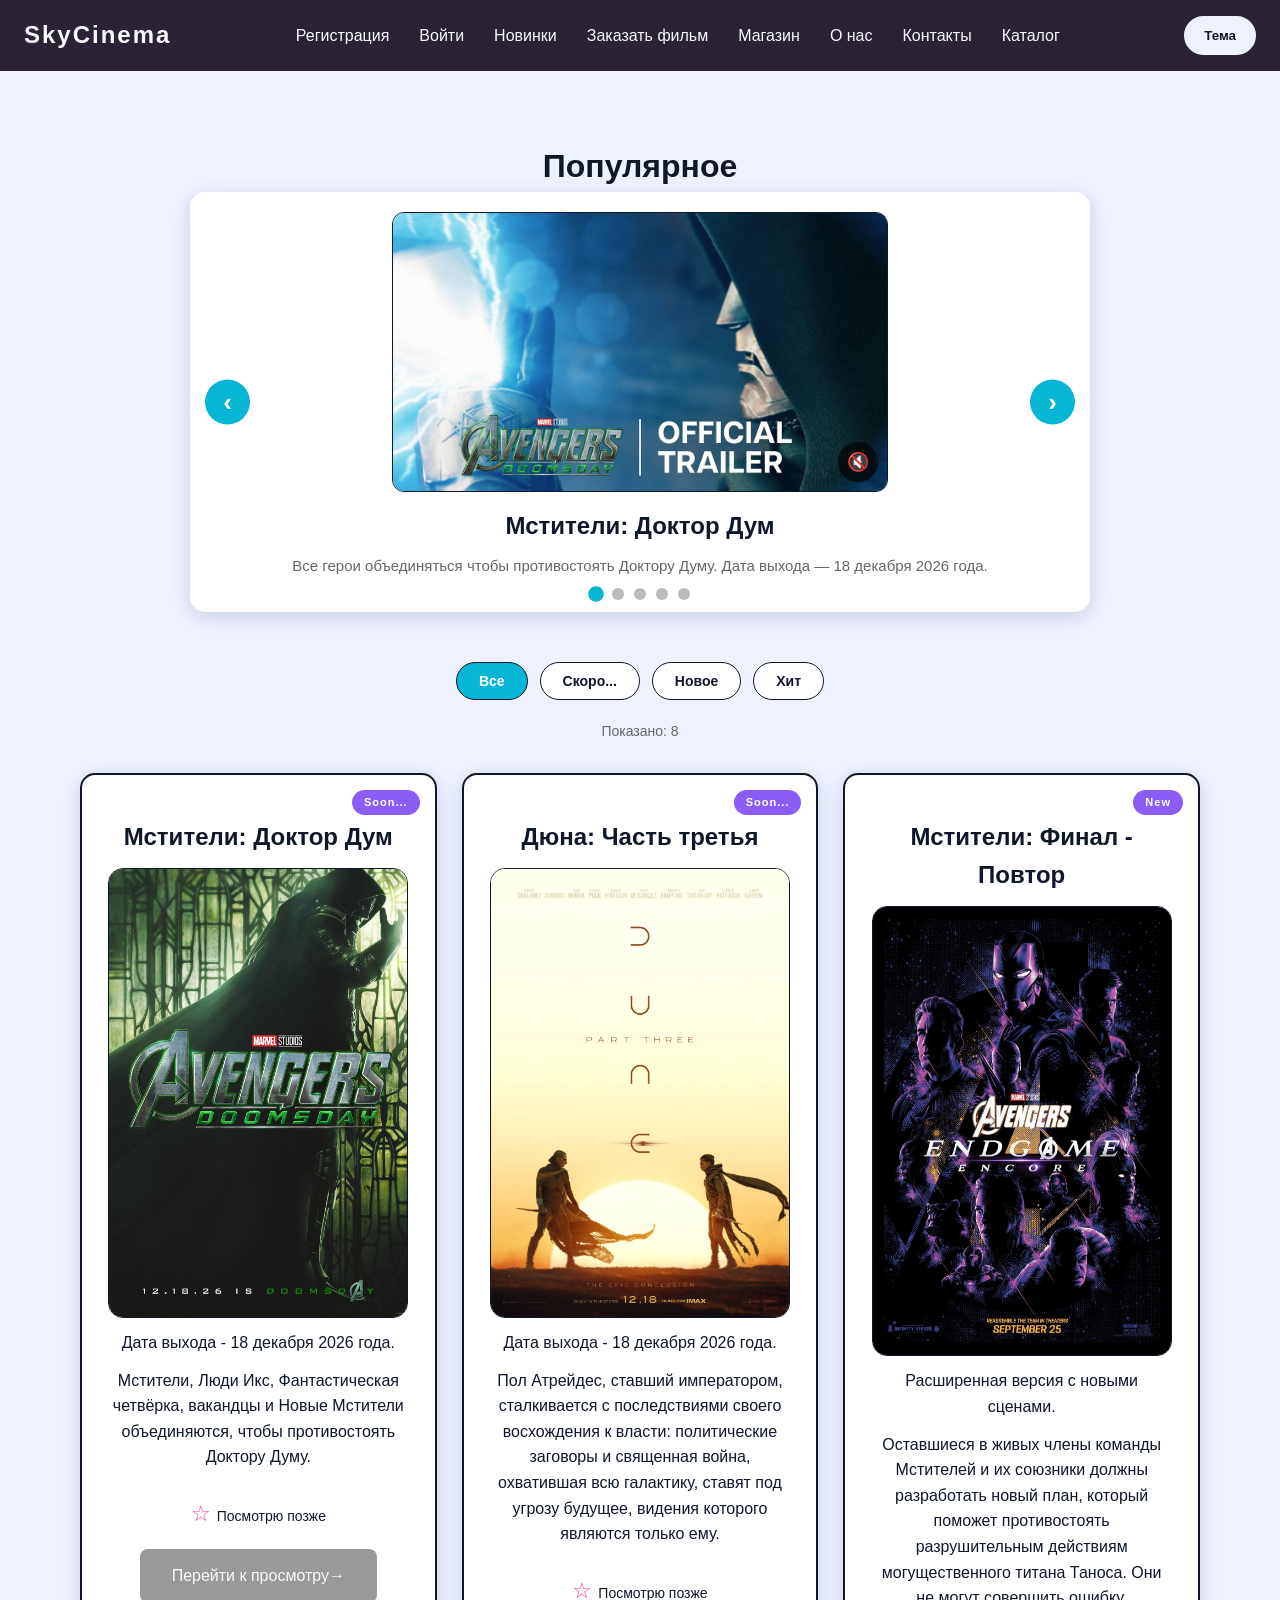
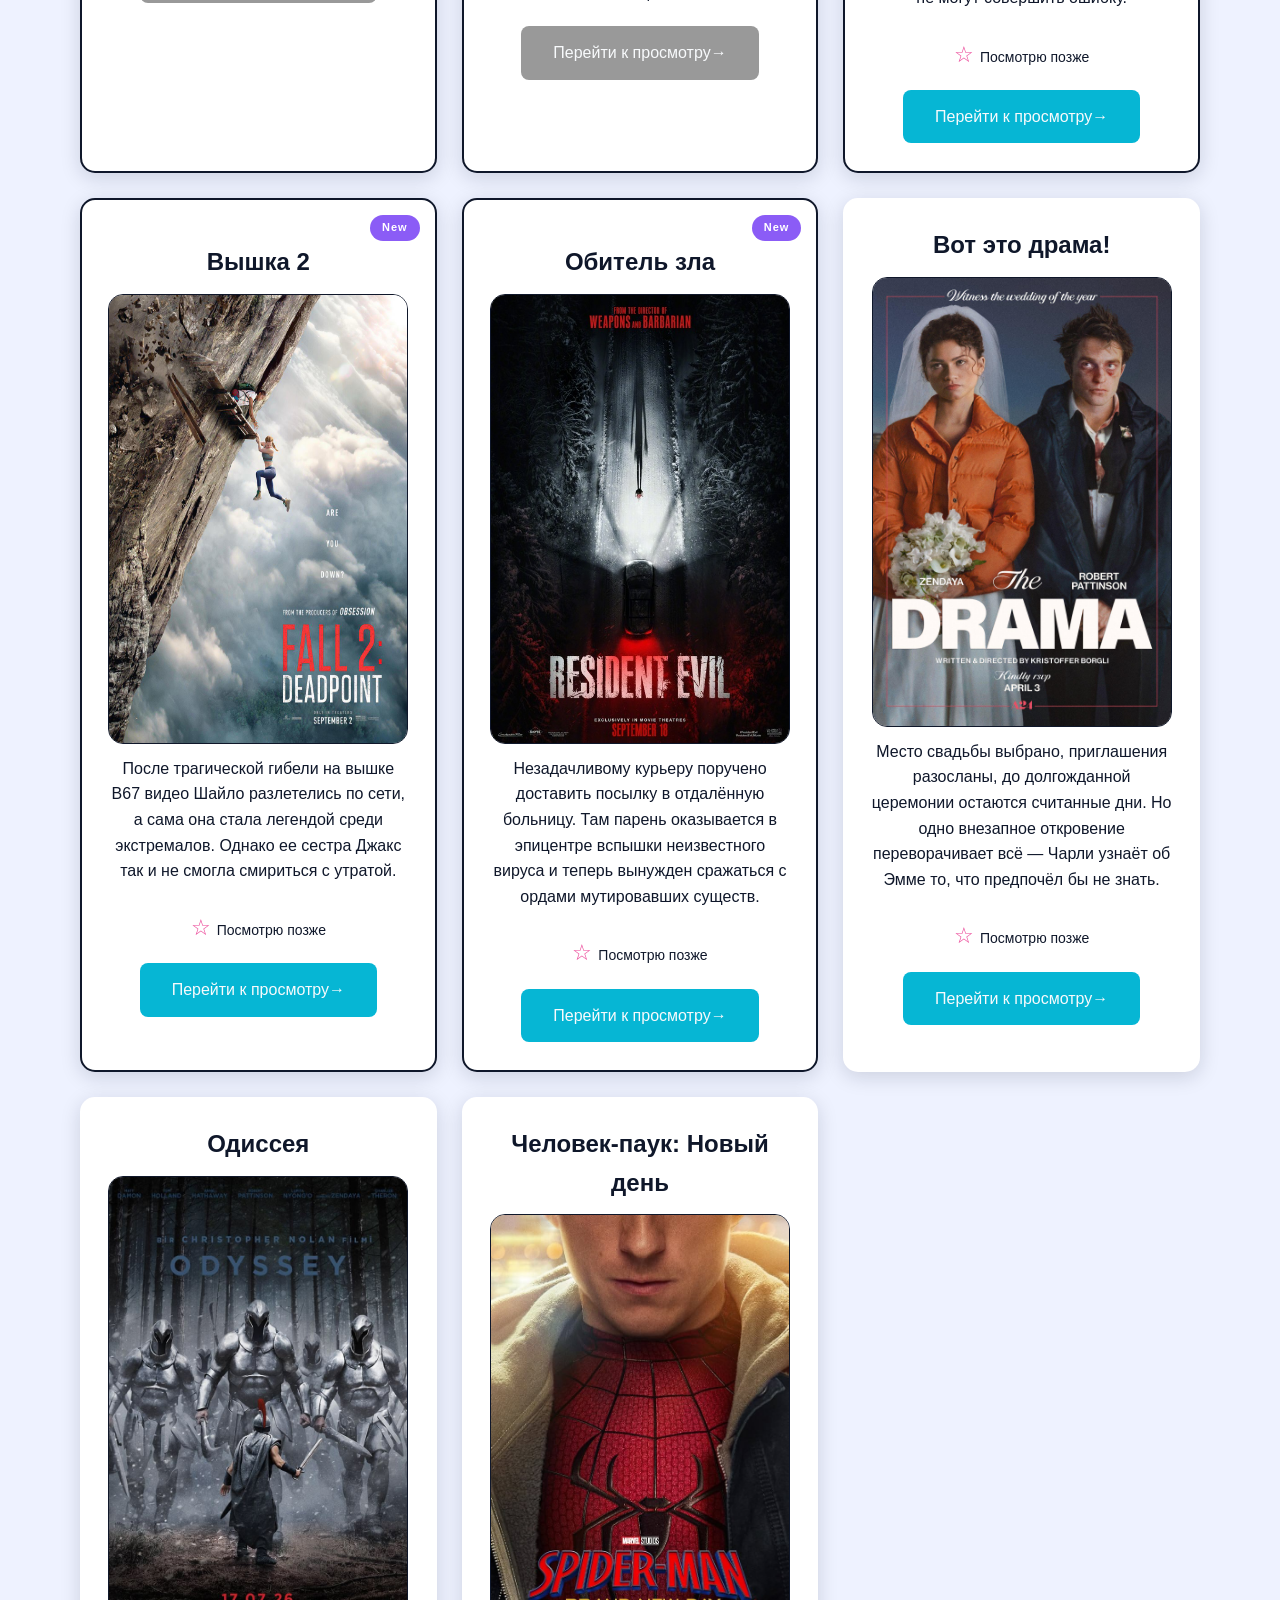
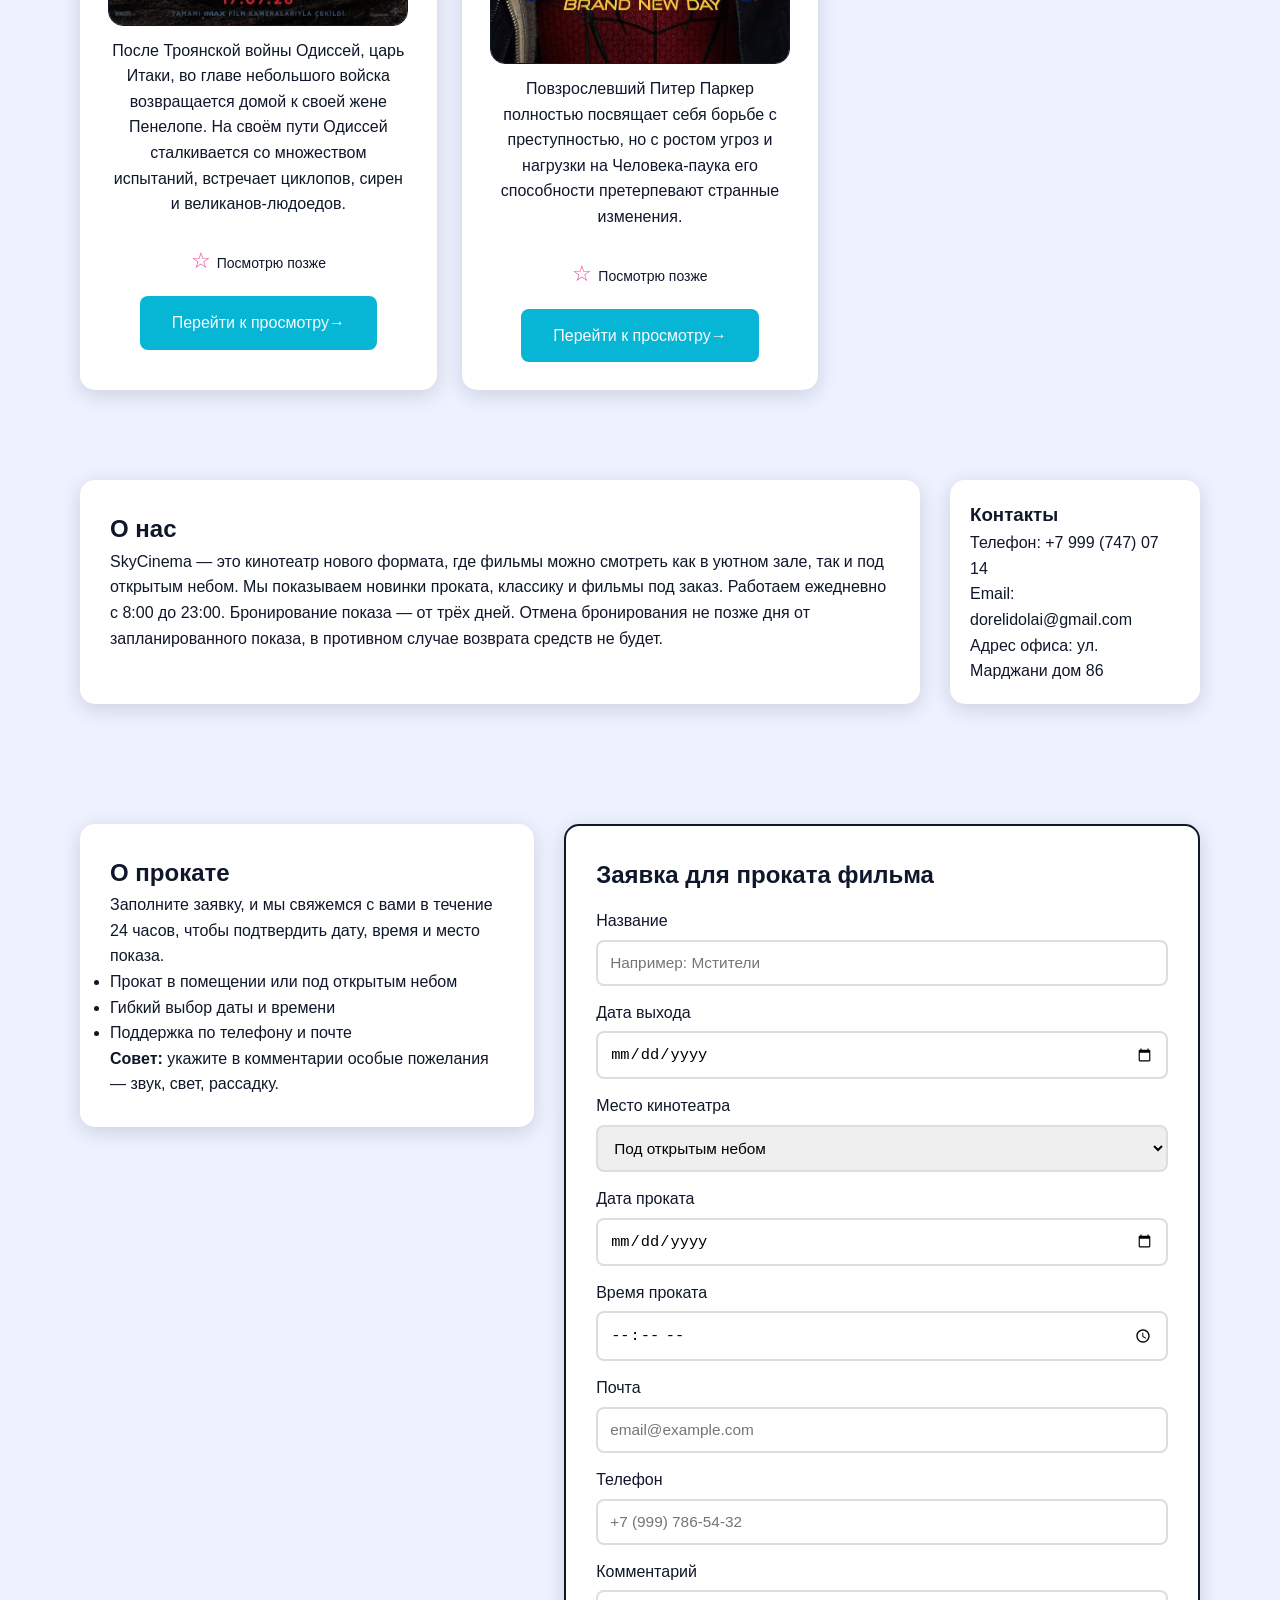
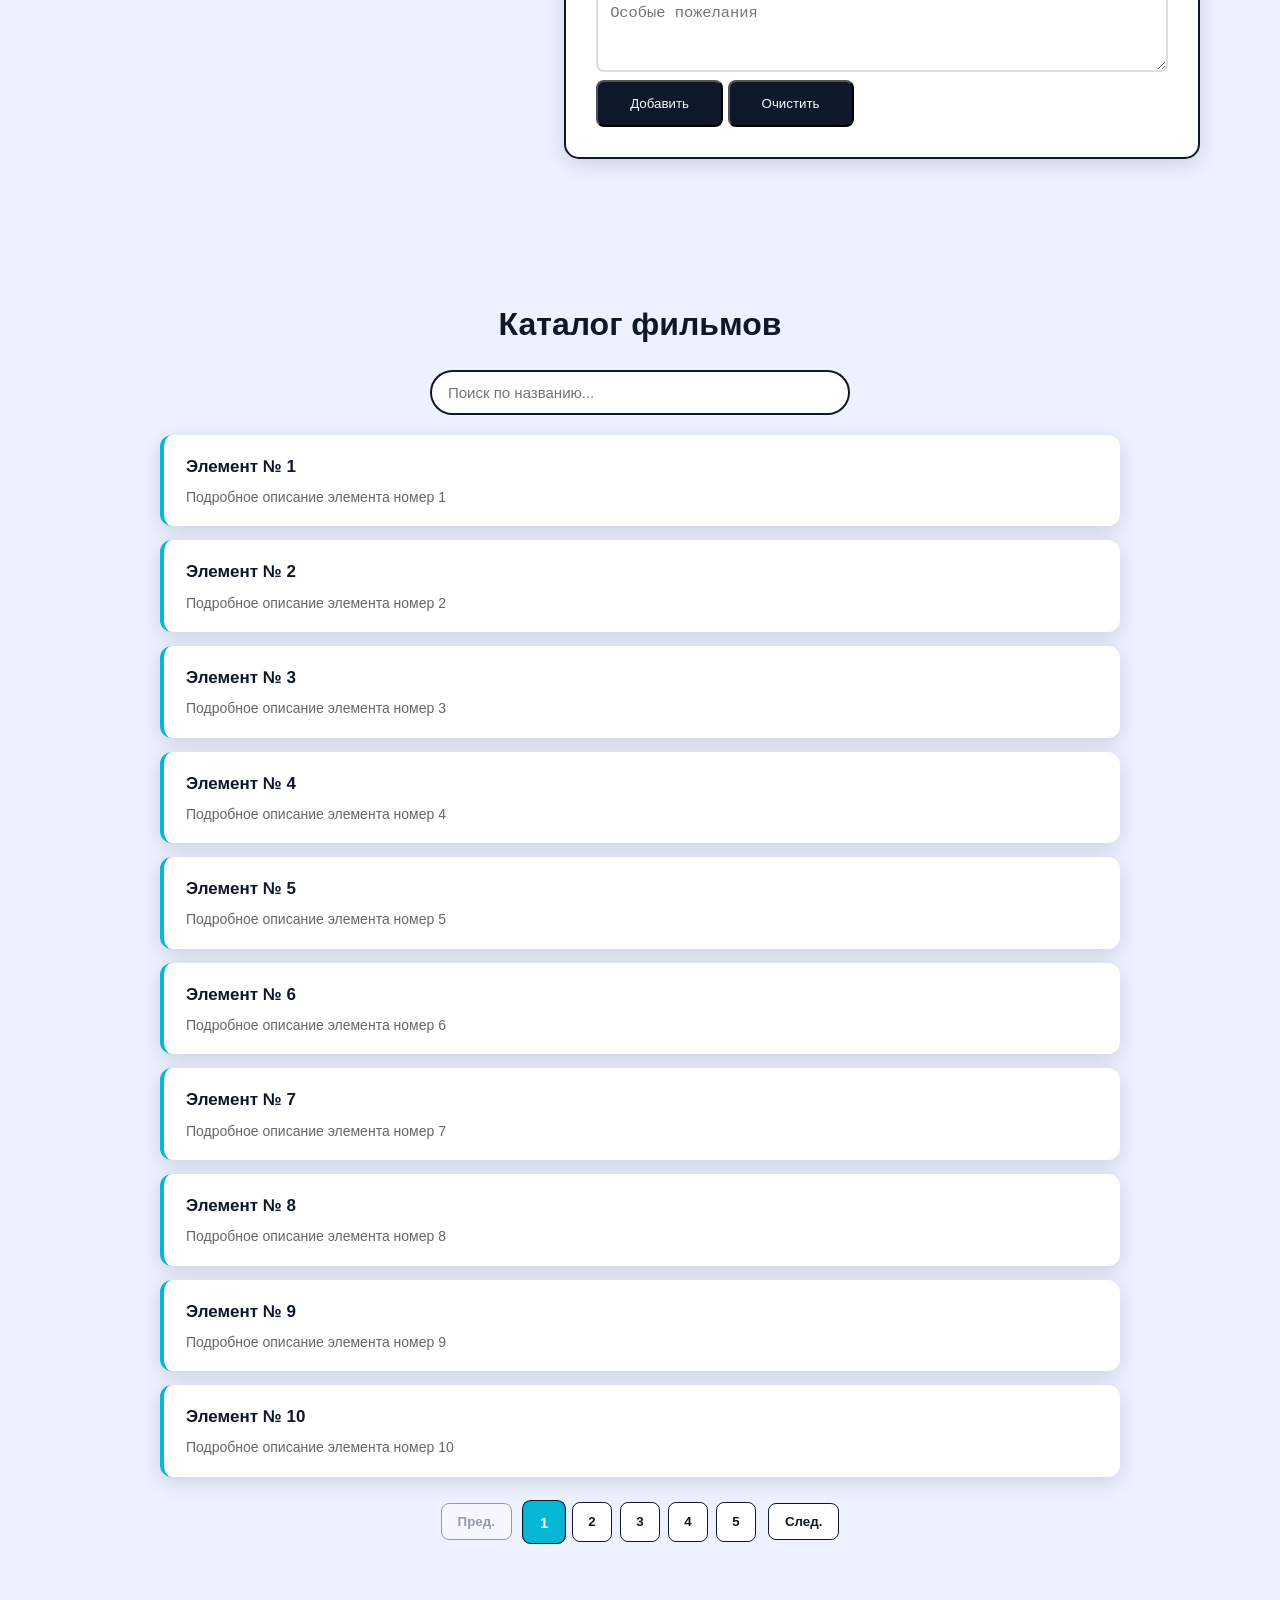
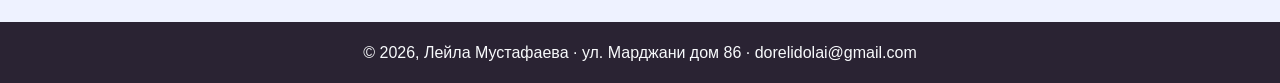
<file: index.html>
<!DOCTYPE html>
<html lang="ru">
<head>
    <meta charset="UTF-8">
    <meta name="viewport" content="width=device-width, initial-scale=1.0">
    <title>SkyCinema - кинотеатр</title>
    <link rel="stylesheet" href="styles.css">
    <link rel="icon" type="image/png" href="favicon.png">
</head>
<body>

    <header class="nav"> 
        <a href="#" class="logo">SkyCinema</a> 

        <div class="overlay" id="overlay"></div>

        <nav class="mobile-nav" id="mobileNav">
        <a href="register.html">Регистрация</a>
        <a href="login.html">Войти</a>
        <a href="#new">Новинки</a> 
        <a href="#add">Заказать фильм</a> 
        <a href="shop.html">Магазин</a>
        <a href="#layout">О нас</a> 
        <a href="#cont">Контакты</a>
        <a href="#catalog">Каталог</a>
        </nav>

        <nav class="menu"> 
        <a href="register.html">Регистрация</a>
        <a href="login.html">Войти</a>
        <a href="#new">Новинки</a> 
        <a href="#add">Заказать фильм</a> 
        <a href="shop.html">Магазин</a>
        <a href="#layout">О нас</a>  
        <a href="#layout">Контакты</a>
        <a href="#catalog">Каталог</a>
        </nav> 
        <button class="burger" id="burgerBtn" aria-label="Открыть меню">
            <span></span>
            <span></span>
            <span></span>
        </button>
        <button class="theme-toggle" id="themeBtn" aria-label="Переключить тему">Тема</button>
    </header> 

   <main>

    <section class="slider-section" id="slider">
    <h1 class="page-title">Популярное</h1>
    <div class="slider" id="sliderEl">
        <div class="slider__track" id="sliderTrack"></div>
        <button class="slider__btn slider__prev" id="sliderPrev" aria-label="Предыдущий слайд">‹</button>
        <button class="slider__btn slider__next" id="sliderNext" aria-label="Следующий слайд">›</button>
        <div class="slider__dots" id="sliderDots"></div>
    </div>
    </section>

    <div class="filters">
        <button class="filter-btn active" data-filter="all">Все</button>
        <button class="filter-btn" data-filter="soon">Скоро...</button>
        <button class="filter-btn" data-filter="new">Новое</button>
        <button class="filter-btn" data-filter="popular">Хит</button>
    </div>

    <p class="filter-count">Показано: <span id="filterCount">0</span></p>

    <section class="new" id="new">
        <article class="movie" data-category="soon">
            <span class="badge">Soon...</span>
            <h2 class="name">Мстители: Доктор Дум</h2>
            <img src="doom.png" alt="Мстители: Доктор Дум" width="300" height="450">
            <p>Дата выхода - 18 декабря 2026 года.</p>
            <p>Мстители, Люди Икс, Фантастическая четвёрка, вакандцы и Новые Мстители объединяются, чтобы противостоять Доктору Думу.</p>
            <label class="fav">
                <input type="checkbox">
                <span>Посмотрю позже</span>
            </label>
            <a href="#" class="btnc">Перейти к просмотру</a>
        </article>

        <article class="movie" data-category="soon">
            <span class="badge">Soon...</span>
            <h2 class="name">Дюна: Часть третья</h2>
            <img src="dune.png" alt="Дюна: Часть третья" width="300" height="450">
            <p>Дата выхода - 18 декабря 2026 года.</p>
            <p>Пол Атрейдес, ставший императором, сталкивается с последствиями своего восхождения к власти: политические заговоры и священная война, охватившая всю галактику, ставят под угрозу будущее, видения которого являются только ему.</p>
            <label class="fav">
                <input type="checkbox">
                <span>Посмотрю позже</span>
            </label>
            <a href="#" class="btnc">Перейти к просмотру</a>
        </article>

        <article class="movie" data-category="new">
            <span class="badge">New</span>
            <h2 class="name">Мстители: Финал - Повтор</h2>
            <img src="encore.png" alt="Мстители: Финал - Повтор" width="300" height="450">
            <p>Расширенная версия с новыми сценами.</p>
            <p>Оставшиеся в живых члены команды Мстителей и их союзники должны разработать новый план, который поможет противостоять разрушительным действиям могущественного титана Таноса. Они не могут совершить ошибку.</p>
            <label class="fav">
                <input type="checkbox">
                <span>Посмотрю позже</span>
            </label>
            <a href="#" class="btn">Перейти к просмотру</a>
        </article>

        <article class="movie" data-category="new">
            <span class="badge">New</span>
            <h2 class="name">Вышка 2</h2>
             <img src="fall2.png" alt="Вышка 2" width="300" height="450">
            <p>После трагической гибели на вышке B67 видео Шайло разлетелись по сети, а сама она стала легендой среди экстремалов. Однако ее сестра Джакс так и не смогла смириться с утратой.</p>
            <label class="fav">
                <input type="checkbox">
                <span>Посмотрю позже</span>
            </label>
            <a href="#" class="btn">Перейти к просмотру</a>
        </article>

        <article class="movie" data-category="new">
            <span class="badge">New</span>
            <h2 class="name">Обитель зла</h2>
             <img src="re.png" alt="Обитель зла" width="300" height="450">
            <p>Незадачливому курьеру поручено доставить посылку в отдалённую больницу. Там парень оказывается в эпицентре вспышки неизвестного вируса и теперь вынужден сражаться с ордами мутировавших существ.</p>
            <label class="fav">
                <input type="checkbox">
                <span>Посмотрю позже</span>
            </label>
            <a href="#" class="btn">Перейти к просмотру</a>
        </article>

        <article class="movie" data-category="popular">
            <h2 class="name">Вот это драма!</h2>
             <img src="thedrama.png" alt="Вот это драма!" width="300" height="450">
            <p>Место свадьбы выбрано, приглашения разосланы, до долгожданной церемонии остаются считанные дни. Но одно внезапное откровение переворачивает всё — Чарли узнаёт об Эмме то, что предпочёл бы не знать.</p>
            <label class="fav">
                <input type="checkbox">
                <span>Посмотрю позже</span>
            </label>
            <a href="#" class="btn">Перейти к просмотру</a>
        </article>

        <article class="movie" data-category="popular">
            <h2 class="name">Одиссея</h2>
             <img src="odyssey.png" alt="Одиссея" width="300" height="450">
            <p>После Троянской войны Одиссей, царь Итаки, во главе небольшого войска возвращается домой к своей жене Пенелопе. На своём пути Одиссей сталкивается со множеством испытаний, встречает циклопов, сирен и великанов-людоедов.</p>
            <label class="fav">
                <input type="checkbox">
                <span>Посмотрю позже</span>
            </label>
            <a href="#" class="btn">Перейти к просмотру</a>
        </article>

        <article class="movie" data-category="popular">
            <h2 class="name">Человек-паук: Новый день</h2>
             <img src="smbnd.png" alt="Человек-паук: Новый день" width="300" height="450">
            <p class="bio">Повзрослевший Питер Паркер полностью посвящает себя борьбе с преступностью, но с ростом угроз и нагрузки на Человека-паука его способности претерпевают странные изменения.</p>
            <label class="fav">
                <input type="checkbox">
                <span>Посмотрю позже</span>
            </label>
            <a href="#" class="btn">Перейти к просмотру</a>
        </article>
    </section>

    <section class="layout" id="layout">
    <div class="content">
        <h2>О нас</h2>
        <p>SkyCinema — это кинотеатр нового формата, где фильмы можно смотреть как в уютном зале, так и под открытым небом. Мы показываем новинки проката, классику и фильмы под заказ. Работаем ежедневно с 8:00 до 23:00. Бронирование показа — от трёх дней. Отмена бронирования не позже дня от запланированного показа, в противном случае возврата средств не будет.</p>
    </div>
    <aside class="sidebar">
        <h3>Контакты</h3>
        <p>Телефон: +7 999 (747) 07 14</p>
        <p>Email: dorelidolai@gmail.com</p>
        <p>Адрес офиса: ул. Марджани дом 86</p>
    </aside>
    </section>

    <section class="order-layout" id="add">
    <aside class="order-info">
        <h2>О прокате</h2>
        <p>Заполните заявку, и мы свяжемся с вами в течение 24 часов, чтобы подтвердить дату, время и место показа.</p>
        <ul>
            <li>Прокат в помещении или под открытым небом</li>
            <li>Гибкий выбор даты и времени</li>
            <li>Поддержка по телефону и почте</li>
        </ul>
            <strong>Совет:</strong> укажите в комментарии особые пожелания — звук, свет, рассадку.
    </aside>

    <div class="order-form-wrap">
        <h2>Заявка для проката фильма</h2>
        <form action="#" method="get">
            <label for="title">Название</label>
            <input type="text" id="title" name="title" placeholder="Например: Мстители" required>

            <label for="releasedate">Дата выхода</label>
            <input type="date" id="releasedate" name="releasedate" required>

            <label for="cinema">Место кинотеатра</label>
            <select id="cinema" name="cinema">
                <option value="opensky">Под открытым небом</option>
                <option value="closet">В помещении</option>
            </select>

            <label for="rundate">Дата проката</label>
            <input type="date" id="rundate" name="rundate" required>

            <label for="time">Время проката</label>
            <input type="time" id="time" name="time" required>

            <label for="email">Почта</label>
            <input type="email" id="email" name="email" placeholder="email@example.com" required>

            <label for="tel">Телефон</label>
            <input type="tel" id="tel" name="tel" placeholder="+7 (999) 786-54-32" required>

            <label for="comm">Комментарий</label>
            <textarea id="comm" name="comm" rows="3" cols="40" placeholder="Особые пожелания"></textarea>

            <div class="form-actions">
                <button type="submit" class="btn1">Добавить</button>
                <button type="reset" class="btn1">Очистить</button>
            </div>
        </form>
    </div>
    </section>

    <section class="catalog-section" id="catalog">
    <h1 class="page-title">Каталог фильмов</h1>

    <div class="pagination-search">
        <input type="text" id="searchInput" placeholder="Поиск по названию..." class="search-input">
    </div>
    <div class="pagination-list" id="paginationList"></div>
    <div class="pagination-controls">
        <button class="page-nav-btn" id="prevPageBtn">Пред.</button>
        <div class="page-numbers" id="pageNumbers"></div>
        <button class="page-nav-btn" id="nextPageBtn">След.</button>
    </div>
    </section>  

  </main>
    <footer>
        <p>&copy; 2026, Лейла Мустафаева · ул. Марджани дом 86 · <a href="mailto:dorelidolai@gmail.com">dorelidolai@gmail.com</a></p>
    </footer>
<button class="scroll-top" id="scrollTopBtn" aria-label="Наверх">↑</button>

<script src="script.js"></script>
</body>
</html>
</file>
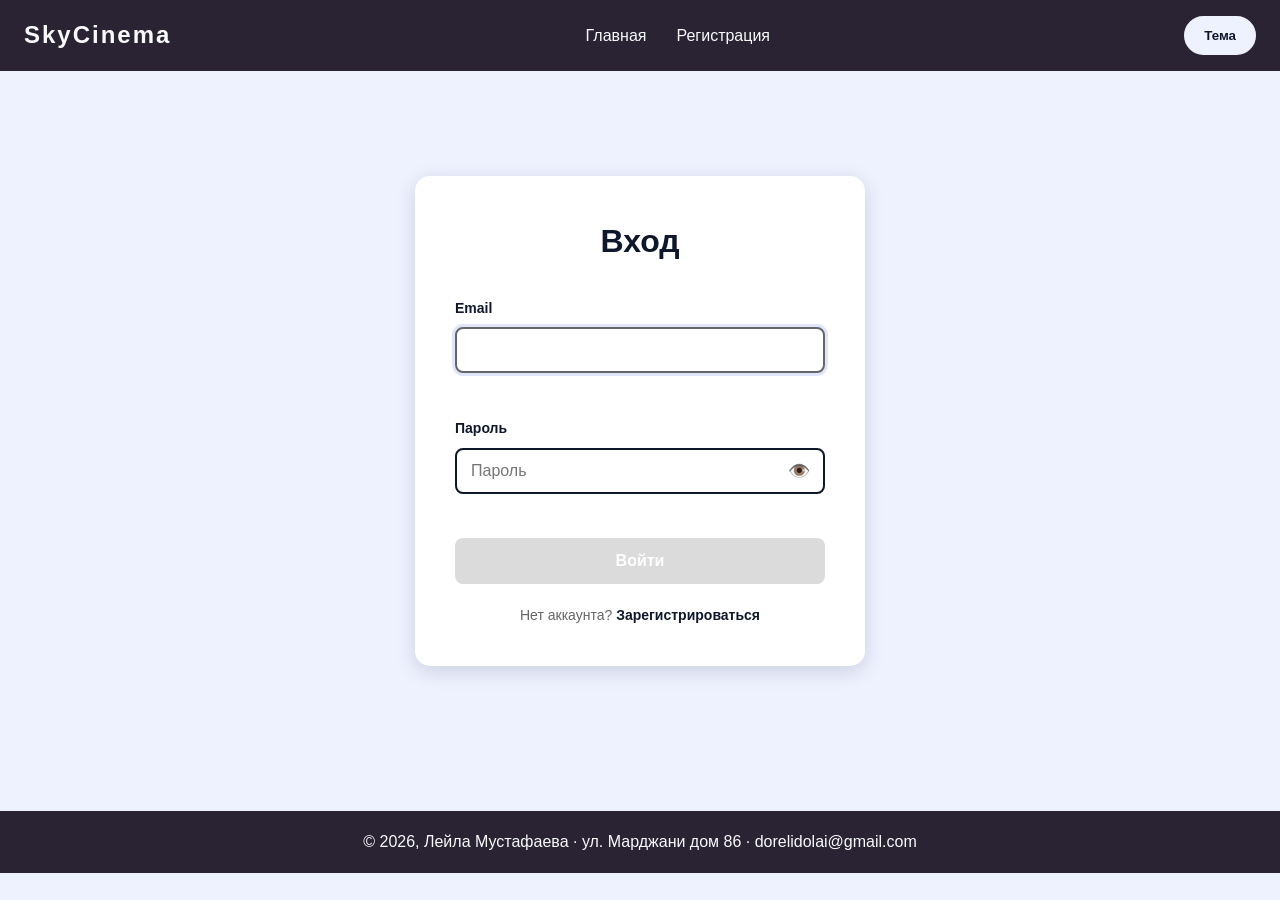
<file: login.html>
<!DOCTYPE html>
<html lang="ru">
<head>
    <meta charset="UTF-8">
    <meta name="viewport" content="width=device-width, initial-scale=1.0">
    <title>Вход</title>
    <link rel="stylesheet" href="styles.css">
    <link rel="stylesheet" href="register.css">
    <link rel="icon" type="image/png" href="favicon.png">
</head>
<body>

    <header class="nav"> 
        <a href="#" class="logo">SkyCinema</a> 

        <div class="overlay" id="overlay"></div>

        <nav class="mobile-nav" id="mobileNav">
        <a href="index.html">Главная</a>
        <a href="register.html">Регистрация</a>
        </nav>

        <nav class="menu"> 
        <a href="index.html">Главная</a>
        <a href="register.html">Регистрация</a>
        </nav> 
        <button class="burger" id="burgerBtn" aria-label="Открыть меню">
            <span></span>
            <span></span>
            <span></span>
        </button>
        <button class="theme-toggle" id="themeBtn" aria-label="Переключить тему">Тема</button>
    </header>
    
    <main class="register-main">
        <form class="register-form" id="loginForm" novalidate>
            <h1>Вход</h1>

            <div class="form-group">
                <label for="email">Email</label>
                <input type="email" id="email" autocomplete="email" autofocus>
                <small class="error" id="emailError"></small>
            </div>

            <div class="form-group">
            <label for="password">Пароль</label>
            <div class="password-wrapper">
                <input type="password" id="password" placeholder="Пароль">
                <button type="button" class="toggle-password" id="togglePassword">👁️</button>
            </div>
            <small class="error" id="passwordError"></small>
            </div>

            <button type="submit" class="submit-btn" id="submitBtn" disabled>
                <span class="btn-text">Войти</span>
                <span class="btn-spinner"></span>
            </button>

            <p class="form-footer">
                Нет аккаунта? <a href="register.html">Зарегистрироваться</a>
            </p>
        </form>
    </main>

    <div class="modal-overlay" id="successModal">
    <div class="modal">
        <div class="modal-icon">✅</div>
        <h2>Вход успешен!</h2>
        <p>С возвращением.</p>
        <button class="modal-btn" id="modalClose">Продолжить</button>
    </div>
    </div>
    
    <footer id="cont">
        <p>&copy; 2026, Лейла Мустафаева · ул. Марджани дом 86 · <a href="mailto:dorelidolai@gmail.com">dorelidolai@gmail.com</a></p>
    </footer>
    
    <script src="login.js"></script>
</body>
</html>
</file>
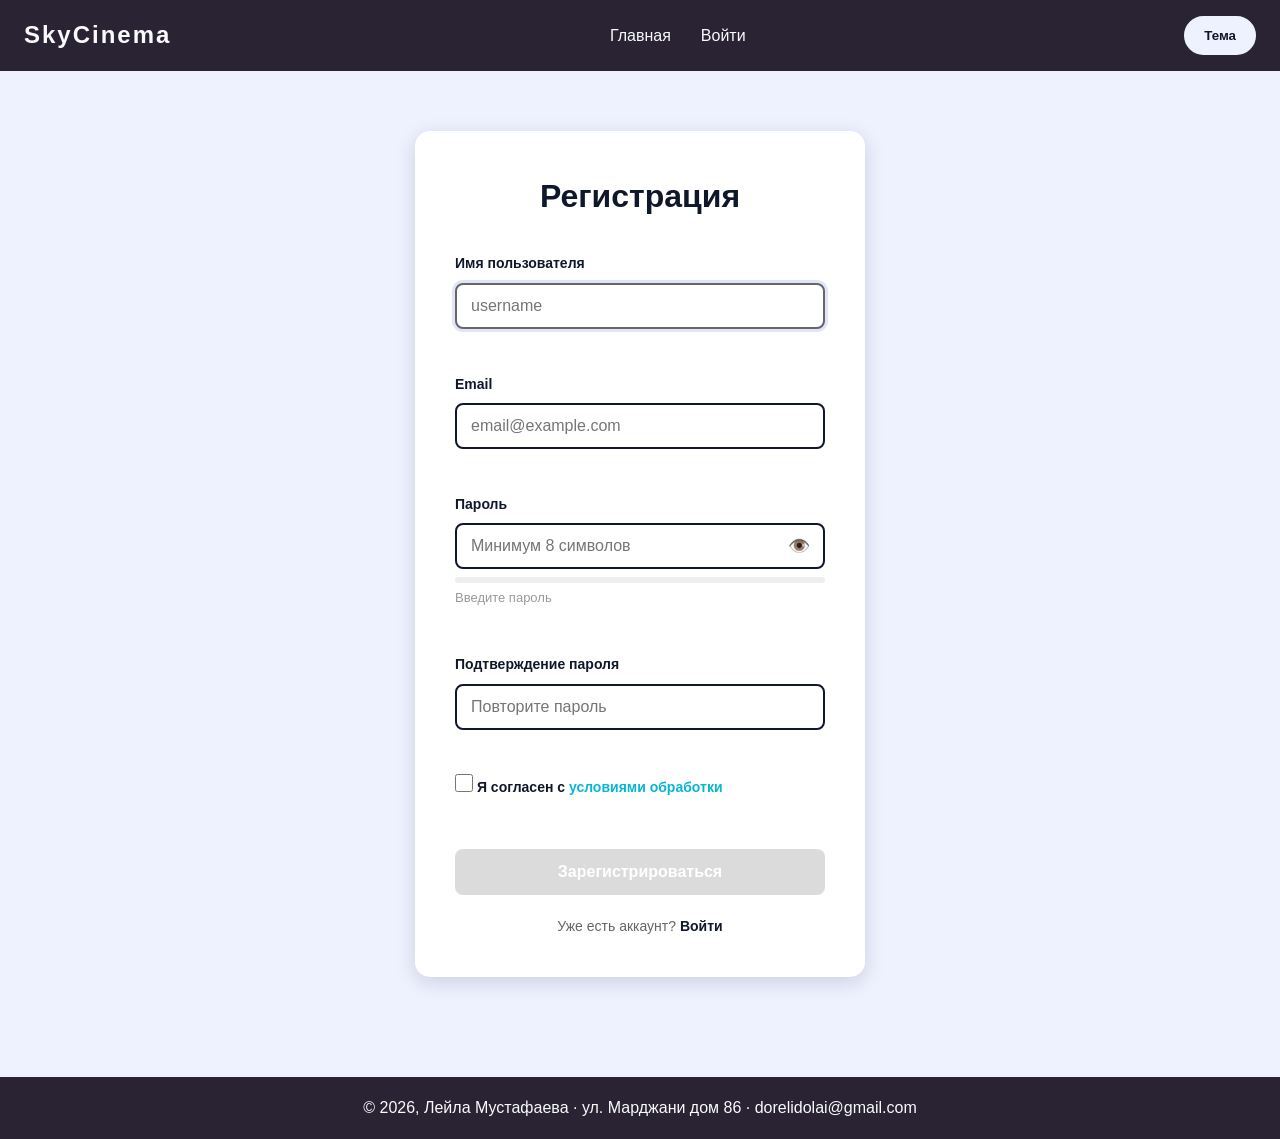
<file: register.html>
<!DOCTYPE html>
<html lang="ru">
<head>
    <meta charset="UTF-8">
    <meta name="viewport" content="width=device-width, initial-scale=1.0">
    <title>Регистрация</title>
    <link rel="stylesheet" href="styles.css">
    <link rel="stylesheet" href="register.css">
    <link rel="icon" type="image/png" href="favicon.png">
</head>
<body>

    <header class="nav"> 
        <a href="#" class="logo">SkyCinema</a> 

        <div class="overlay" id="overlay"></div>

        <nav class="mobile-nav" id="mobileNav">
        <a href="index.html">Главная</a>
        <a href="login.html">Войти</a>
        </nav>

        <nav class="menu"> 
        <a href="index.html">Главная</a>
        <a href="login.html">Войти</a>
        </nav> 
        <button class="burger" id="burgerBtn" aria-label="Открыть меню">
            <span></span>
            <span></span>
            <span></span>
        </button>
        <button class="theme-toggle" id="themeBtn" aria-label="Переключить тему">Тема</button>
    </header>

    <main class="register-main">
    <form class="register-form" id="registerForm" novalidate>
        <h1>Регистрация</h1>

        <div class="form-group">
            <label for="username">Имя пользователя</label>
            <input type="text" id="username" autofocus placeholder="username" autocomplete="username">
            <small class="error" id="usernameError"></small>
        </div>

        <div class="form-group">
            <label for="email">Email</label>
            <input type="email" id="email" placeholder="email@example.com" autocomplete="email">
            <small class="error" id="emailError"></small>
        </div>

        <div class="form-group">
            <label for="password">Пароль</label>
            <div class="password-wrapper">
                <input type="password" id="password" placeholder="Минимум 8 символов">
                <button type="button" class="toggle-password" id="togglePassword">👁️</button>
            </div>
            <div class="strength-bar">
                <div class="strength-fill" id="strengthFill"></div>
            </div>  
            <p class="strength-text" id="strengthText">Введите пароль</p>
            <small class="error" id="passwordError"></small>
        </div>

        <div class="form-group">
            <label for="confirm">Подтверждение пароля</label>
            <input type="password" id="confirm" placeholder="Повторите пароль" autocomplete="new-password">
            <small class="error" id="confirmError"></small>
        </div>

        <div class="form-group checkbox-group">
            <label class="checkbox-label">
            <input type="checkbox" id="terms">
            <span>Я согласен с <a href="#">условиями обработки</a></span>
            </label>
            <small class="error" id="termsError"></small>
        </div>

        <button type="submit" class="submit-btn" id="submitBtn" disabled>
           <span class="btn-text">Зарегистрироваться</span>
           <span class="btn-spinner"></span>
        </button>

        <p class="form-footer">
            Уже есть аккаунт? <a href="login.html">Войти</a>
        </p>
    </form>
    </main>

    
    <footer id="cont">
        <p>&copy; 2026, Лейла Мустафаева · ул. Марджани дом 86 · <a href="mailto:dorelidolai@gmail.com">dorelidolai@gmail.com</a></p>
    </footer>
    
    <div class="modal-overlay" id="successModal">
    <div class="modal">
        <div class="modal-icon">✅</div>
        <h2>Регистрация успешна!</h2>
        <p>Добро пожаловать на наш сайт.</p>
        <button class="modal-btn" id="modalClose">Продолжить</button>
    </div>
    </div>

    <script src="register.js"></script>
</body>
</html>
</file>
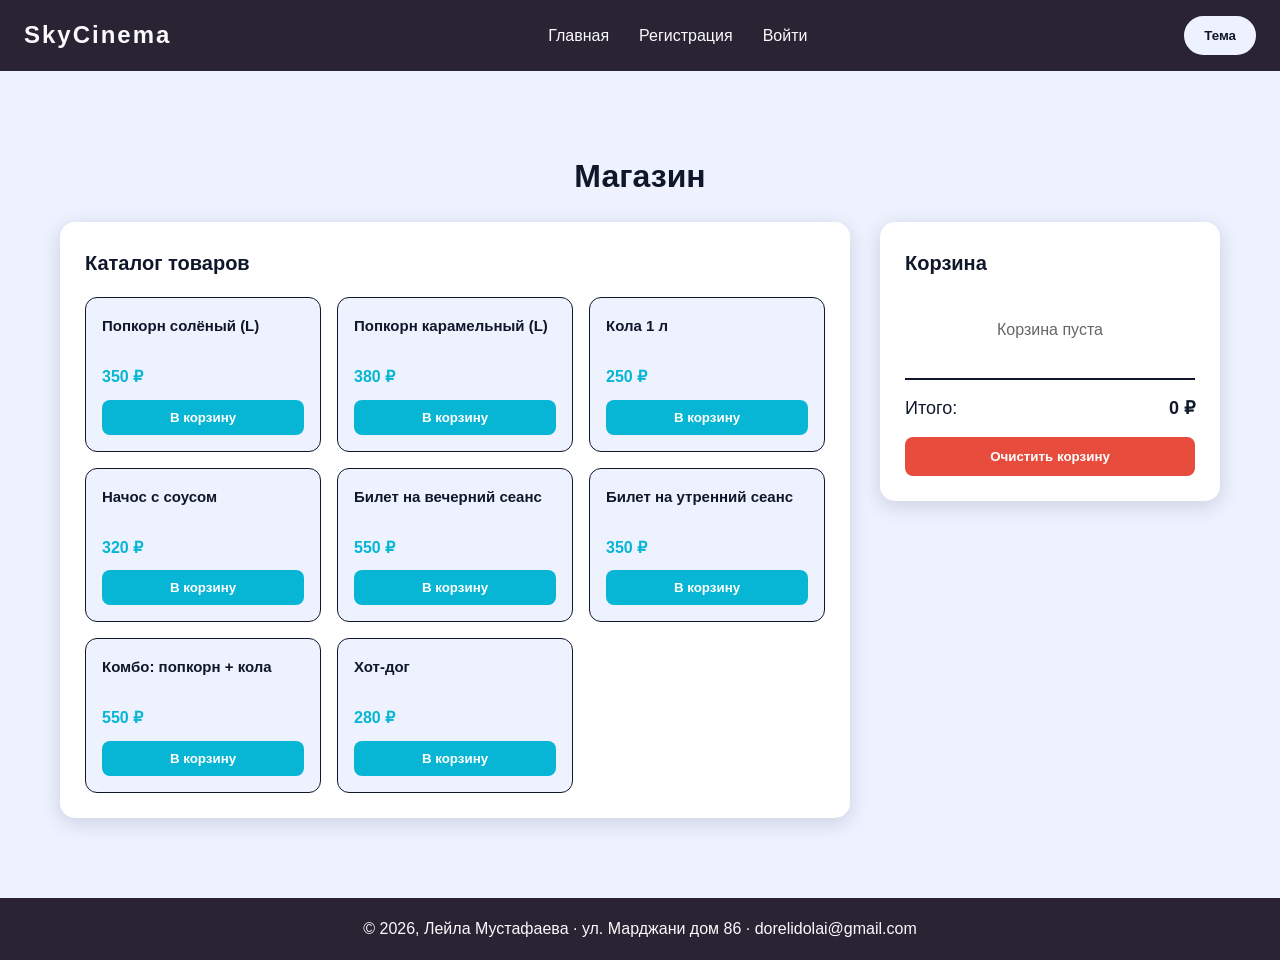
<file: shop.html>
<!DOCTYPE html>
<html lang="ru">
<head>
    <meta charset="UTF-8">
    <meta name="viewport" content="width=device-width, initial-scale=1.0">
    <title>SkyCinema - кинотеатр</title>
    <link rel="stylesheet" href="styles.css">
    <link rel="icon" type="image/png" href="favicon.png">
</head>
<body>

    <header class="nav"> 
        <a href="#" class="logo">SkyCinema</a> 

        <div class="overlay" id="overlay"></div>

        <nav class="mobile-nav" id="mobileNav">
        <a href="index.html">Главная</a>
        <a href="register.html">Регистрация</a>
        <a href="login.html">Войти</a>
        </nav>

        <nav class="menu"> 
        <a href="index.html">Главная</a>
        <a href="register.html">Регистрация</a>
        <a href="login.html">Войти</a>
        </nav> 
        <button class="burger" id="burgerBtn" aria-label="Открыть меню">
            <span></span>
            <span></span>
            <span></span>
        </button>
        <button class="theme-toggle" id="themeBtn" aria-label="Переключить тему">Тема</button>
    </header> 

   <main>

    <section class="shop-section" id="shop">
    <h1 class="page-title">Магазин</h1>
    <div class="shop-layout">
        <div class="shop-catalog">
            <h2>Каталог товаров</h2>
            <div class="products-grid" id="productsGrid"></div>
        </div>
        <aside class="cart-panel">
            <h2>Корзина</h2>
            <div id="cartItems" class="cart-items">
                <p class="cart-empty">Корзина пуста</p>
            </div>
            <div class="cart-total">Итого: <strong id="cartTotal">0 ₽</strong></div>
            <button class="clear-cart-btn" id="clearCartBtn">Очистить корзину</button>
        </aside>
    </div>
    </section>

  </main>
    <footer id="cont">
        <p>&copy; 2026, Лейла Мустафаева · ул. Марджани дом 86 · <a href="mailto:dorelidolai@gmail.com">dorelidolai@gmail.com</a></p>
    </footer>

<script src="shop.js"></script>
</body>
</html>
</file>
<file: styles.css>
* {
    margin: 0;
    padding: 0;
    
    box-sizing: border-box;
}

:root {
    --primary: #eef2ff;
    --card-bg: #ffffff;
    --text: #0f172a;
    --text-dark: #f8fafc;
    --border: #0f172a;
    --btn-bg: #06b6d4;
    --accent: #ec4899;
    --text-muted: #666;
    --shadow: 0 5px 20px #0f172a26;

    --transition: 0.3s ease;

    --radius-sm: 8px;
}

body.dark {
    --primary: #020617;
    --card-bg: #0f172a;
    --text: #e2e8f0;
    --text-dark: #f8fafc;
    --border: #8b5cf6;
    --text-muted: #a0aec0;
    --shadow: 0 5px 20px #00000066;
}

html {
    scroll-behavior: smooth;
}

header.nav { 
    position: sticky; 
    top: 0; 
    z-index: 100; 
    display: flex; 
    justify-content: space-between; 
    align-items: center; 
    padding: 16px 24px; 
    background-color: #2a2333;
}

.overlay {
    position: fixed;
    top: 0;
    left: 0;
    width: 100%;
    height: 100%;
    background: #00000080;
    opacity: 0;
    visibility: hidden;
    transition: opacity 0.3s, visibility 0.3s;
    z-index: 999;
}

.overlay.active {
    opacity: 1;
    visibility: visible;
}

.mobile-nav {
    position: fixed;
    top: 0;
    right: -100%;
    width: 80%;
    max-width: 320px;
    height: 100vh;
    background: var(--card-bg, #ffffff);
    display: flex;
    flex-direction: column;
    justify-content: center;
    align-items: center;
    gap: 30px;
    padding: 40px;
    box-shadow: -10px 0 30px rgba(0, 0, 0, 0.1);
    transition: right 0.4s ease;
    z-index: 1000;
}

.mobile-nav.open {
    right: 0;
}

.mobile-nav a {
    font-size: 20px;
    font-weight: 600;
    color: var(--text, #333);
    text-decoration: none;
    transition: color 0.3s, transform 0.3s;
}

.mobile-nav a:hover {
    color: var(--btn-bg, #667eea);
    transform: translateX(5px);
}

.burger {
    display: none;
    flex-direction: column;
    justify-content: space-between;
    width: 30px;
    height: 24px;
    background: none;
    border: none;
    cursor: pointer;
    padding: 0;
    z-index: 1001;
}

.burger span {
    display: block;
    width: 100%;
    height: 3px;
    background: var(--btn-bg, #333);
    border-radius: 3px;
    transition: transform 0.3s, opacity 0.3s;
}

.burger.active span:nth-child(1) {
    transform: translateY(10px) rotate(45deg);
}

.burger.active span:nth-child(2) {
    opacity: 0;
}

.burger.active span:nth-child(3) {
    transform: translateY(-10px) rotate(-45deg);
}

.menu {
    display: flex;
    gap: 30px;
    align-items: center;
}

.menu a {
    color: var(--text-dark);
    transition: color 0.3s;
}

.menu a:hover {
    color: var(--btn-bg);
}

.logo { 
    font-weight: bold; 
    font-size: clamp(16px, 2vw, 24px); 
    text-decoration: none; 
    letter-spacing: 2px; 
    color: var(--text-dark);
} 

.theme-checkbox {
    display: none;
}

.theme-toggle {
    padding: 10px 18px;
    background-color: var(--primary);
    color: var(--text);
    border: 2px solid var(--primary);
    border-radius: 50px;
    cursor: pointer;
    font-weight: bold;
    display: inline-block;
    user-select: none;
}

.theme-toggle:hover {
    background: #3a333a;
    color: var(--primary);
}

.theme-toggle:active {
    transform: scale(0.95);
}


body {
    font-family: 'Franklin Gothic Medium', 'Arial Narrow', Arial, sans-serif;
    color: var(--text);
    line-height: 1.6;
    background-color: var(--primary);
    transition: background var(--transition), color var(--transition);
}

.page-title {
    position: relative;
    text-align: center;
    margin: 40px auto 0;
    font-size: clamp(1.5rem, 4vw, 2rem);
}

.new {
    display: grid;
    grid-template-columns: repeat(auto-fit, minmax(280px, 1fr));
    gap: 25px;
    padding: 30px 40px;
    max-width: 1200px;
    margin: 0 auto;
}

.movie {
    position: relative;
    display: flex;
    flex-direction: column;
    align-items: center;
    text-align: center;
    gap: 12px;
    padding: clamp(16px, 3vw, 28px) clamp(16px, 3vw, 28px);
    background: var(--card-bg);
    border-radius: 15px;
    box-shadow: var(--shadow);
    overflow: hidden;
    color: var(--text);
    opacity: 0;
    animation: fadeUp 0.6s ease forwards;
}

.movie:hover {
    box-shadow: 0 15px 40px #00000033;
}

.movie::before {
    content: "";
    position: absolute;
    top: 0;
    left: -100%;
    width: 100%;
    height: 100%;
    background: linear-gradient(
        90deg,
        transparent,
       #06b6d438,
        transparent
    );
    transition: left 0.6s;
    pointer-events: none;
}

.movie:hover::before {
    left: 100%;
}

.movie:has(.badge) .name {
    margin-top: 15px;
}

.movie:has(.badge) {
    border: 2px solid var(--border);
}

@keyframes fadeUp {
    from {
        opacity: 0;
        transform: translateY(30px);
    }
    to {
        opacity: 1;
        transform: translateY(0);
    }
}
.movie:nth-child(1) { animation-delay: 0.1s; }
.movie:nth-child(2) { animation-delay: 0.2s; }
.movie:nth-child(3) { animation-delay: 0.3s; }
.movie:nth-child(4) { animation-delay: 0.4s; }
.movie:nth-child(5) { animation-delay: 0.5s; }
.movie:nth-child(6) { animation-delay: 0.6s; }

img {
    border-radius: 15px;
    border: 1.5px solid var(--border);
    transition: transform 0.3s ease, box-shadow 0.3s ease;
}

img:hover{
    transform: translateY(-8px) scale(1.02);
}

.badge {
    position: absolute;
    top: 15px;
    right: 15px;
    padding: 4px 12px;
    background: #8b5cf6;
    color: #fff;
    font-size: clamp(8px, 1.2vw, 11px);
    font-weight: 700;
    border-radius: 20px;
    letter-spacing: 1px;
}
.movie:has(.badge):hover .badge {
    box-shadow: 0 5px 15px #3d296c;
}

.filters {
    display: flex;
    justify-content: center;
    flex-wrap: wrap;
    gap: 12px;
    margin-top: 20px;
    margin-bottom: 20px;
    padding: 0 20px;
}

.filter-btn {
    padding: 10px 22px;
    background: var(--card-bg);
    color: var(--text);
    border: 1px solid var(--text);
    border-radius: 50px;
    font-size: 14px;
    font-weight: 600;
    cursor: pointer;
    transition: background 0.3s, color 0.3s, transform 0.2s;
    font-family: inherit;
}

.filter-btn:hover {
    background: var(--accent);
    color: var(--text);
    transform: translateY(-2px);
}

.filter-btn.active {
    background: var(--btn-bg);
    color: white;
}

.movie.hidden {
    display: none;
}

.filter-count {
    text-align: center;
    color: var(--text-muted);
    font-size: 14px;
}


.btn {
    padding: clamp(10px, 2vw, 14px) clamp(20px, 4vw, 32px);
    background: var(--btn-bg);
    border-radius: var(--radius-sm);
    color: var(--text-dark);
    cursor: pointer;
    transition: background 0.3s, transform 0.2s;
}
.btn:hover {
    background: var(--accent); 
    color: #1a1622;
    transform: translateY(-2px);
}
.btn:active {
    transform: translateY(0) scale(0.95);
    background: var(--btn-bg);
}.btn::after {
    content: " →";
    display: inline-block;
    transition: transform var(--transition);
}
.btn:hover::after {
    transform: translateX(5px);
}
.btnc {
    padding: clamp(10px, 2vw, 14px) clamp(20px, 4vw, 32px);
    background: #999;
    border-radius: var(--radius-sm);
    color: var(--text-dark);
    cursor: not-allowed;
    transition: background 0.3s, transform 0.2s;
}
.btnc:hover {
    transform: translateY(-2px);
}
.btnc::after {
    content: " →";
    display: inline-block;
    transition: transform var(--transition);
}
.btnc:hover::after {
    transform: translateX(5px);
}

.fav {
    display: flex;
    align-items: center;
    gap: 8px;
    cursor: pointer;
    font-size: 14px;
}

.fav input {
    display: none;
}

.fav span::before {
    content: "☆";
    font-size: 22px;
    color: var(--accent);
    margin-right: 6px;
    display: inline-block;
    transition: transform var(--transition);
}

.fav input:checked + span::before {
    content: "★";
    transform: scale(1.2);
}


.btn1 {
    padding: clamp(10px, 2vw, 14px) clamp(20px, 4vw, 32px);
    background: var(--border);
    border-radius: var(--radius-sm);
    color: var(--text-dark);
    cursor: pointer;
    transition: background 0.3s, transform 0.2s;
}
.btn1:hover {
    background: #333;
    transform: translateY(-2px);
}

.btn1:active {
    transform: translateY(0) scale(0.95);
    background: #887b8e;
}

.layout {
    display: grid;
    grid-template-columns: 1fr 250px;
    gap: 30px;
    padding: 60px 40px;
    max-width: 1200px;
    margin: 0 auto;
}

.content {
    background: var(--card-bg);
    padding: 30px;
    border-radius: 15px;
    box-shadow: var(--shadow);
    color: var(--text);
    opacity: 0;
    animation: fadeUp 0.6s ease forwards;
    animation-delay: 0.6s;
}

.sidebar {
    background: var(--card-bg);
    padding: 20px;
    border-radius: 15px;
    box-shadow: var(--shadow);
    color: var(--text);
    opacity: 0;
    animation: fadeUp 0.6s ease forwards;
    animation-delay: 0.5s;
}

.order-layout {
    display: grid;
    grid-template-columns: 1fr 1.4fr;
    gap: 30px;
    padding: 60px 40px;
    max-width: 1200px;
    margin: 0 auto;
    align-items: start;
}

.order-info {
    background: var(--card-bg);
    padding: 30px;
    border-radius: 15px;
    box-shadow: var(--shadow);
    color: var(--text);
    opacity: 0;
    animation: fadeUp 0.6s ease forwards;
    animation-delay: 0.2s;
}

.order-form-wrap {
    border: 2px solid var(--border);
    background: var(--card-bg);
    padding: 30px;
    border-radius: 15px;
    box-shadow: var(--shadow);
    color: var(--text);
    opacity: 0;
    animation: fadeUp 0.6s ease forwards;
    animation-delay: 0.3s;
}

label {
    display: block;
    margin-top: 14px;
    margin-bottom: 6px;
}

select, input, textarea {
    padding: 12px;
    border: 2px solid #ddd;
    border-radius: 8px;
    font-size: clamp(12px, 1.2vw, 16px);
    width: 100%;
    transition: border-color 0.3s, box-shadow 0.3s;
}

select:focus, input:focus, textarea:focus {
    outline: none;
    border-color: #906da8;
    box-shadow: var(--shadow);
}

.scroll-top {
    position: fixed;
    bottom: 30px;
    right: 30px;
    width: 55px;
    height: 55px;
    background: var(--card-bg);
    color: var(--text);
    border: none;
    border-radius: 50%;
    display: flex;
    justify-content: center;
    align-items: center;
    font-size: clamp(16px, 2vw, 24px);
    cursor: pointer;
    z-index: 999;
    opacity: 0;
    visibility: hidden;
    font-family: inherit;
    transition: opacity 0.3s, visibility 0.3s, transform 0.3s, background 0.3s;
}

.scroll-top.visible {
    opacity: 1;
    visibility: visible;
}

.scroll-top:hover {
    filter: brightness(0.9);
    transform: translateY(-5px) scale(1.05);
    box-shadow: 0 6px 20px var(--btn-bg);
}

.scroll-top:active {
    transform: scale(0.95);
}

footer {
    display: flex;
    justify-content: center;
    align-items: center; 
    background-color: #2a2333;
    color: #f8fafc;
    padding: 18px; 
    margin-top: 40px;
}

a {
    text-decoration: none;
    color: var(--text-dark);
}

/* слайдер*/
.slider-section {
    padding: 30px 20px;
    max-width: 1200px;
    margin: 0 auto;
}

.slider {
    position: relative;
    max-width: 900px;
    margin: 0 auto;
    border-radius: 15px;
    overflow: hidden;
    box-shadow: var(--shadow);
    background: var(--card-bg);
    user-select: none;
}

.slider__track {
    position: relative;
    height: 420px;
}

.slider__slide {
    position: absolute;
    inset: 0;
    opacity: 0;
    visibility: hidden;
    transition: opacity 0.5s ease, visibility 0.5s ease;
    display: flex;
    flex-direction: column;
    align-items: center;
    padding: 20px;
    box-sizing: border-box;
}

.slider__slide.active {
    opacity: 1;
    visibility: visible;
}

.slider__media {
    position: relative;
    display: inline-block;
    max-width: 100%;
    height: 280px;
}

.slider__poster, .slider__video {
    height: 280px;
    width: auto;
    max-width: 100%;
    object-fit: contain;
    border-radius: 12px;
    border: 1.5px solid var(--border);
    display: block;
}

.slider__video {
    position: absolute;
    inset: 0;
    margin: auto;
    opacity: 0;
    visibility: hidden;
    transition: opacity 0.3s ease, visibility 0.3s ease;
    background: #000;
}

.slider__slide:hover .slider__video {
    opacity: 1;
    visibility: visible;
}

.slider__sound {
    position: absolute;
    bottom: 10px;
    right: 10px;
    width: 40px;
    height: 40px;
    border: none;
    border-radius: 50%;
    background: rgba(0, 0, 0, 0.65);
    color: #fff;
    font-size: 18px;
    cursor: pointer;
    display: flex;
    align-items: center;
    justify-content: center;
    z-index: 3;
    transition: background 0.2s, transform 0.2s;
}

.slider__sound:hover {
    background: var(--accent);
    transform: scale(1.08);
}

.slider__img {
    height: 280px;
    width: auto;
    max-width: 100%;
    object-fit: contain;
    border-radius: 12px;
    border: 1.5px solid var(--border);
    display: block;
}

.slider__caption {
    text-align: center;
    margin-top: 15px;
    padding: 0 20px;
}

.slider__caption h2 {
    color: var(--text);
    margin-bottom: 8px;
    font-size: clamp(18px, 2.5vw, 24px);
}

.slider__caption p {
    color: var(--text-muted);
    font-size: clamp(13px, 1.5vw, 15px);
}

.slider__btn {
    position: absolute;
    top: 50%;
    transform: translateY(-50%);
    width: 45px;
    height: 45px;
    background: var(--btn-bg);
    color: #fff;
    border: none;
    border-radius: 50%;
    font-size: 26px;
    font-weight: bold;
    cursor: pointer;
    z-index: 5;
    transition: background 0.3s, transform 0.2s;
}

.slider__btn:hover { 
    background: var(--accent); 
}

.slider__btn:active { 
    transform: translateY(-50%) scale(0.9); 
}

.slider__prev { 
    left: 15px; 
}

.slider__next { 
    right: 15px; 
}

.slider__dots {
    position: absolute;
    bottom: 12px;
    left: 50%;
    transform: translateX(-50%);
    display: flex;
    gap: 10px;
    z-index: 5;
}

.slider__dot {
    width: 12px;
    height: 12px;
    border-radius: 50%;
    border: none;
    background: #bbb;
    cursor: pointer;
    padding: 0;
    transition: background 0.3s, transform 0.3s;
}

.slider__dot.active {
    background: var(--btn-bg);
    transform: scale(1.3);
}


/* магазин и корзина */
.shop-section {
    padding: 40px 20px;
    max-width: 1200px;
    margin: 0 auto;
    animation: fadeUp 0.6s ease forwards;
}

.shop-layout {
    display: grid;
    grid-template-columns: 1fr 340px;
    gap: 30px;
    margin-top: 20px;
}

.shop-catalog {
    background: var(--card-bg);
    padding: 25px;
    border-radius: 15px;
    box-shadow: var(--shadow);
}

.shop-catalog h2, .cart-panel h2 {
    margin-bottom: 18px;
    color: var(--text);
    font-size: 20px;
}

.products-grid {
    display: grid;
    grid-template-columns: repeat(auto-fill, minmax(180px, 1fr));
    gap: 16px;
}

.product-card {
    background: var(--primary);
    border: 1px solid var(--border);
    border-radius: 12px;
    padding: 16px;
    display: flex;
    flex-direction: column;
    gap: 10px;
    transition: transform 0.2s, box-shadow 0.2s;
}

.product-card:hover {
    transform: translateY(-3px);
    box-shadow: var(--shadow);
}

.product-name {
    font-size: 15px;
    color: var(--text);
    min-height: 40px;
}

.product-price {
    font-weight: bold;
    color: var(--btn-bg);
    font-size: 16px;
}

.add-to-cart-btn {
    padding: 10px;
    background: var(--btn-bg);
    color: #fff;
    border: none;
    border-radius: 8px;
    cursor: pointer;
    font-weight: 600;
    font-family: inherit;
    transition: background 0.3s;
}

.add-to-cart-btn:hover { 
    background: var(--accent); 
}

.qty-controls {
    display: flex;
    align-items: center;
    justify-content: space-between;
    gap: 6px;
}

.qty-btn {
    width: 32px;
    height: 32px;
    border: none;
    border-radius: 8px;
    background: var(--btn-bg);
    color: #fff;
    font-size: 18px;
    font-weight: bold;
    cursor: pointer;
    transition: background 0.2s;
}

.qty-btn:hover { 
    background: var(--accent); 
}

.qty-value {
    min-width: 24px;
    text-align: center;
    font-weight: 700;
    color: var(--text);
}

.cart-panel {
    background: var(--card-bg);
    padding: 25px;
    border-radius: 15px;
    box-shadow: var(--shadow);
    height: fit-content;
    position: sticky;
    top: 100px;
}

.cart-items {
    max-height: 400px;
    overflow-y: auto;
    display: flex;
    flex-direction: column;
    gap: 10px;
    margin-bottom: 15px;
}

.cart-empty {
    color: var(--text-muted);
    text-align: center;
    padding: 20px 0;
}

.cart-item {
    display: flex;
    justify-content: space-between;
    align-items: center;
    gap: 10px;
    padding: 10px;
    background: var(--primary);
    border-radius: 8px;
    border: 1px solid var(--border);
}

.cart-item-info { 
    display: flex; 
    flex-direction: column; 
    gap: 4px; 
    flex: 1; 
}

.cart-item-name { 
    font-size: 14px; 
    color: var(--text); 
    font-weight: 600; 
}

.cart-item-price { 
    font-size: 12px; 
    color: var(--text-muted); 
}

.cart-item-controls { 
    display: flex; 
    align-items: center; 
    gap: 6px; 
}

.cart-total {
    padding: 14px 0;
    border-top: 2px solid var(--border);
    font-size: 18px;
    color: var(--text);
    display: flex;
    justify-content: space-between;
}

.clear-cart-btn {
    width: 100%;
    padding: 12px;
    background: #e74c3c;
    color: #fff;
    border: none;
    border-radius: 8px;
    cursor: pointer;
    font-weight: 600;
    font-family: inherit;
    transition: background 0.3s;
}

.clear-cart-btn:hover { 
    background: #c0392b; 
}

@media (max-width: 900px) {
    .new {
        grid-template-columns: repeat(2, 1fr);
        padding: 40px 20px;
    }

    .layout {
        grid-template-columns: 1fr;
    }

    .order-layout {
        grid-template-columns: 1fr;
        padding: 40px 20px;
    }

    .order-info {
        position: static;
    }

    .shop-layout { 
        grid-template-columns: 1fr; 
    }

    .cart-panel { 
        position: static; 
    }
}

@media (max-width: 768px) {
    .burger {
        display: flex;
    }

    .menu {
        display: none;
    }
}

@media (min-width: 769px) {
    .mobile-nav {
        display: none;
    }
}

@media (max-width: 600px) {
    header.nav {
        flex-direction: row;
        flex-wrap: wrap;
        gap: 10px;
    }

    .new {
        grid-template-columns: 1fr;
        padding: 20px 15px;
    }

    .slider__media, .slider__poster, .slider__video {
        height: 220px;
    }

    .layout {
        padding: 20px 15px;
    }

    .order-layout {
        padding: 20px 15px;
    }

    .order-info, .order-form-wrap {
        padding: 20px;
    }

    .btn {
        width: 100%;
        text-align: center;
    }

    .btnc {
        width: 100%;
        text-align: center;
    }

    .btn1 {
        width: 100%;
        margin-top: 5px;
    }

    form {
        margin: 10px;
    }

    .scroll-top {
        width: 45px;
        height: 45px;
        bottom: 15px;
        right: 15px;
    }

    footer {
        text-align: center;
        font-size: 14px;
    }

    .slider__track { 
        height: 360px; 
    }

    .slider__img { 
        height: 220px; 
    }

    .slider__btn { 
        width: 38px; 
        height: 38px; 
        font-size: 22px; 
    }
}

/* пагинация */
.catalog-section {
    padding: 40px 20px;
    max-width: 1000px;
    margin: 0 auto;
}

.pagination-search {
    display: flex;
    justify-content: center;
    margin: 20px 0;
}

.search-input {
    width: 100%;
    max-width: 420px;
    padding: 12px 16px;
    border: 2px solid var(--border);
    border-radius: 50px;
    font-size: 15px;
    font-family: inherit;
    background: var(--card-bg);
    color: var(--text);
    transition: border-color 0.3s, box-shadow 0.3s;
}

.search-input:focus {
    outline: none;
    border-color: var(--btn-bg);
    box-shadow: 0 0 0 3px rgba(6, 182, 212, 0.2);
}

.pagination-list {
    display: grid;
    gap: 14px;
    min-height: 200px;
}

.pagination-item {
    background: var(--card-bg);
    padding: 18px 22px;
    border-radius: 12px;
    box-shadow: var(--shadow);
    border-left: 4px solid var(--btn-bg);
    transition: transform 0.2s;
}

.pagination-item:hover { transform: translateX(5px); }

.pagination-item h3 {
    color: var(--text);
    margin-bottom: 6px;
    font-size: 17px;
}

.pagination-item p {
    color: var(--text-muted);
    font-size: 14px;
}

.pagination-controls {
    display: flex;
    justify-content: center;
    align-items: center;
    gap: 12px;
    margin-top: 25px;
    flex-wrap: wrap;
}

.page-nav-btn {
    padding: 10px 16px;
    background: var(--card-bg);
    color: var(--text);
    border: 1px solid var(--border);
    border-radius: 8px;
    cursor: pointer;
    font-family: inherit;
    font-weight: 600;
    transition: background 0.3s, color 0.3s;
}

.page-nav-btn:hover:not(:disabled) {
    background: var(--btn-bg);
    color: #fff;
}

.page-nav-btn:disabled {
    opacity: 0.4;
    cursor: not-allowed;
}

.page-numbers {
    display: flex;
    gap: 8px;
    flex-wrap: wrap;
    justify-content: center;
}

.page-number-btn {
    width: 40px;
    height: 40px;
    border: 1px solid var(--border);
    background: var(--card-bg);
    color: var(--text);
    border-radius: 8px;
    cursor: pointer;
    font-family: inherit;
    font-weight: 600;
    transition: background 0.3s, color 0.3s, transform 0.2s;
}

.page-number-btn:hover { background: var(--btn-bg); color: #fff; }

.page-number-btn.active {
    background: var(--btn-bg);
    color: #fff;
    transform: scale(1.1);
}
</file>
<file: register.css>
body {
    transition: background 0.3s ease, color 0.3s ease;
}

.register-main {
    display: flex;
    justify-content: center;
    align-items: center;
    min-height: calc(100vh - 200px);
    padding: 60px 20px;
    background: var(--primary, #f5f7fa);
}

/* форма */
.register-form {
    width: 100%;
    max-width: 450px;
    padding: 40px;
    background: var(--card-bg, #ffffff);
    border-radius: var(--radius, 15px);
    box-shadow: var(--shadow, 0 5px 20px rgba(0, 0, 0, 0.1));
    opacity: 0;
    animation: fadeUp 0.6s ease forwards;
}

.register-form h1 {
    text-align: center;
    margin-bottom: 30px;
    color: var(--text, #333);
    font-size: clamp(24px, 4vw, 32px);
}

.register-form, .register-main {
    transition: background 0.3s ease,
                color 0.3s ease,
                box-shadow 0.3s ease;
}

.form-group label, .form-group input, .checkbox-label span, .form-footer, .form-footer a {
    transition: background 0.3s ease,
                color 0.3s ease,
                border-color 0.3s ease;
}

@keyframes fadeUp {
    from {
        opacity: 0;
        transform: translateY(30px);
    }
    to {
        opacity: 1;
        transform: translateY(0);
    }
}

.password-wrapper {
    position: relative;
}

.password-wrapper input {
    padding-right: 50px;
}

.toggle-password {
    position: absolute;
    right: 10px;
    top: 50%;
    transform: translateY(-50%);
    background: none;
    border: none;
    font-size: 18px;
    cursor: pointer;
    padding: 5px;
}

/* группа поля */
.form-group {
    margin-bottom: 20px;
}

.form-group label {
    display: block;
    margin-bottom: 8px;
    font-weight: 600;
    color: var(--text, #333);
    font-size: 14px;
}

/* поле ввода */
.form-group input {
    width: 100%;
    padding: 12px 14px;
    border: 2px solid var(--border, #ddd);
    border-radius: 8px;
    font-size: 16px;
    font-family: inherit;
    background: var(--card-bg, #fff);
    color: var(--text, #333);
    transition: border-color 0.3s, box-shadow 0.3s;
}

.form-group input:focus {
    outline: none;
    border-color: var(--text-muted, #667eea);
    box-shadow: 0 0 0 3px rgba(102, 126, 234, 0.2);
}

/* состояния поля */
.form-group input.error {
    border-color: #e74c3c;
}

.form-group input.error:focus {
    box-shadow: 0 0 0 3px rgba(231, 76, 60, 0.2);
}

.form-group input.success {
    border-color: #27ae60;
}

/* пароль */
.strength-bar {
    height: 6px;
    background: #eee;
    border-radius: 3px;
    overflow: hidden;
    margin-top: 8px;
}

.strength-fill {
    height: 100%;
    width: 0;
    transition: width 0.3s, background 0.3s;
}

.strength-text {
    font-size: 13px;
    margin-top: 5px;
    color: #999;
}

/* текст ошибки */
.error {
    display: block;
    color: #e74c3c;
    font-size: 13px;
    margin-top: 6px;
    min-height: 18px;
}

/* согласие */
.checkbox-group {
    margin-bottom: 25px;
}

.checkbox-label {
    display: flex;
    align-items: center;
    gap: 10px;
    cursor: pointer;
    font-weight: normal;
}

.checkbox-label input {
    width: auto;
    margin: 0;
    cursor: pointer;
    width: 18px;
    height: 18px;
    accent-color: var(--primary, #667eea);
}

.checkbox-label a {
    color: var(--btn-bg, #667eea);
}

/* кнопка */
.submit-btn {
    display: flex;
    justify-content: center;
    align-items: center;
    gap: 10px;
    width: 100%;
    padding: 14px;
    background: var(--btn-bg);
    color: white;
    border: none;
    border-radius: 8px;
    font-size: 16px;
    font-weight: 600;
    cursor: pointer;
    font-family: inherit;
    transition: background 0.3s, transform 0.2s;
}

.btn-spinner {
    display: none;
    width: 18px;
    height: 18px;
    border: 2px solid rgba(255, 255, 255, 0.4);
    border-top-color: white;
    border-radius: 50%;
    animation: spin 0.8s linear infinite;
}

@keyframes spin {
    to { transform: rotate(360deg); }
}

.submit-btn.loading .btn-text {
    display: none;
}

.submit-btn.loading .btn-spinner {
    display: block;
}

.submit-btn:hover:not(:disabled) {
    background: var(--accent);
    transform: translateY(-2px);
}

.submit-btn:active:not(:disabled) {
    transform: scale(0.98);
}

.submit-btn:disabled {
    background: #ccc;
    cursor: not-allowed;
    opacity: 0.7;
}

/* окно */
.modal-overlay {
    position: fixed;
    top: 0;
    left: 0;
    width: 100%;
    height: 100%;
    background: rgba(0, 0, 0, 0.5);
    display: flex;
    justify-content: center;
    align-items: center;
    z-index: 1000;
    opacity: 0;
    visibility: hidden;
    transition: opacity 0.3s, visibility 0.3s;
}

.modal-overlay.active {
    opacity: 1;
    visibility: visible;
}

.modal {
    background: var(--card-bg, white);
    padding: 40px;
    border-radius: 20px;
    text-align: center;
    max-width: 400px;
    transform: scale(0.8);
    transition: transform 0.3s;
}

.modal-overlay.active .modal {
    transform: scale(1);
}

.modal-icon {
    font-size: 60px;
    margin-bottom: 15px;
}

.modal h2 {
    margin-bottom: 10px;
    color: var(--text, #333);
}

.modal p {
    color: var(--text-muted, #666);
    margin-bottom: 25px;
}

.modal-btn {
    padding: 12px 30px;
    background: var(--btn-bg);
    color: white;
    border: none;
    border-radius: 8px;
    font-size: 16px;
    font-weight: 600;
    cursor: pointer;
}

.modal-btn:hover {
    filter: brightness(0.9);
}

/* подвал */
.form-footer {
    text-align: center;
    margin-top: 20px;
    color: var(--text-muted, #666);
    font-size: 14px;
}

.form-footer a {
    color: var(--text, #667eea);
    text-decoration: none;
    font-weight: 600;
}

.form-footer a:hover {
    text-decoration: underline;
}

/* адаптив */
@media (max-width: 480px) {
    .register-form {
        padding: 25px;
    }
}
</file>
